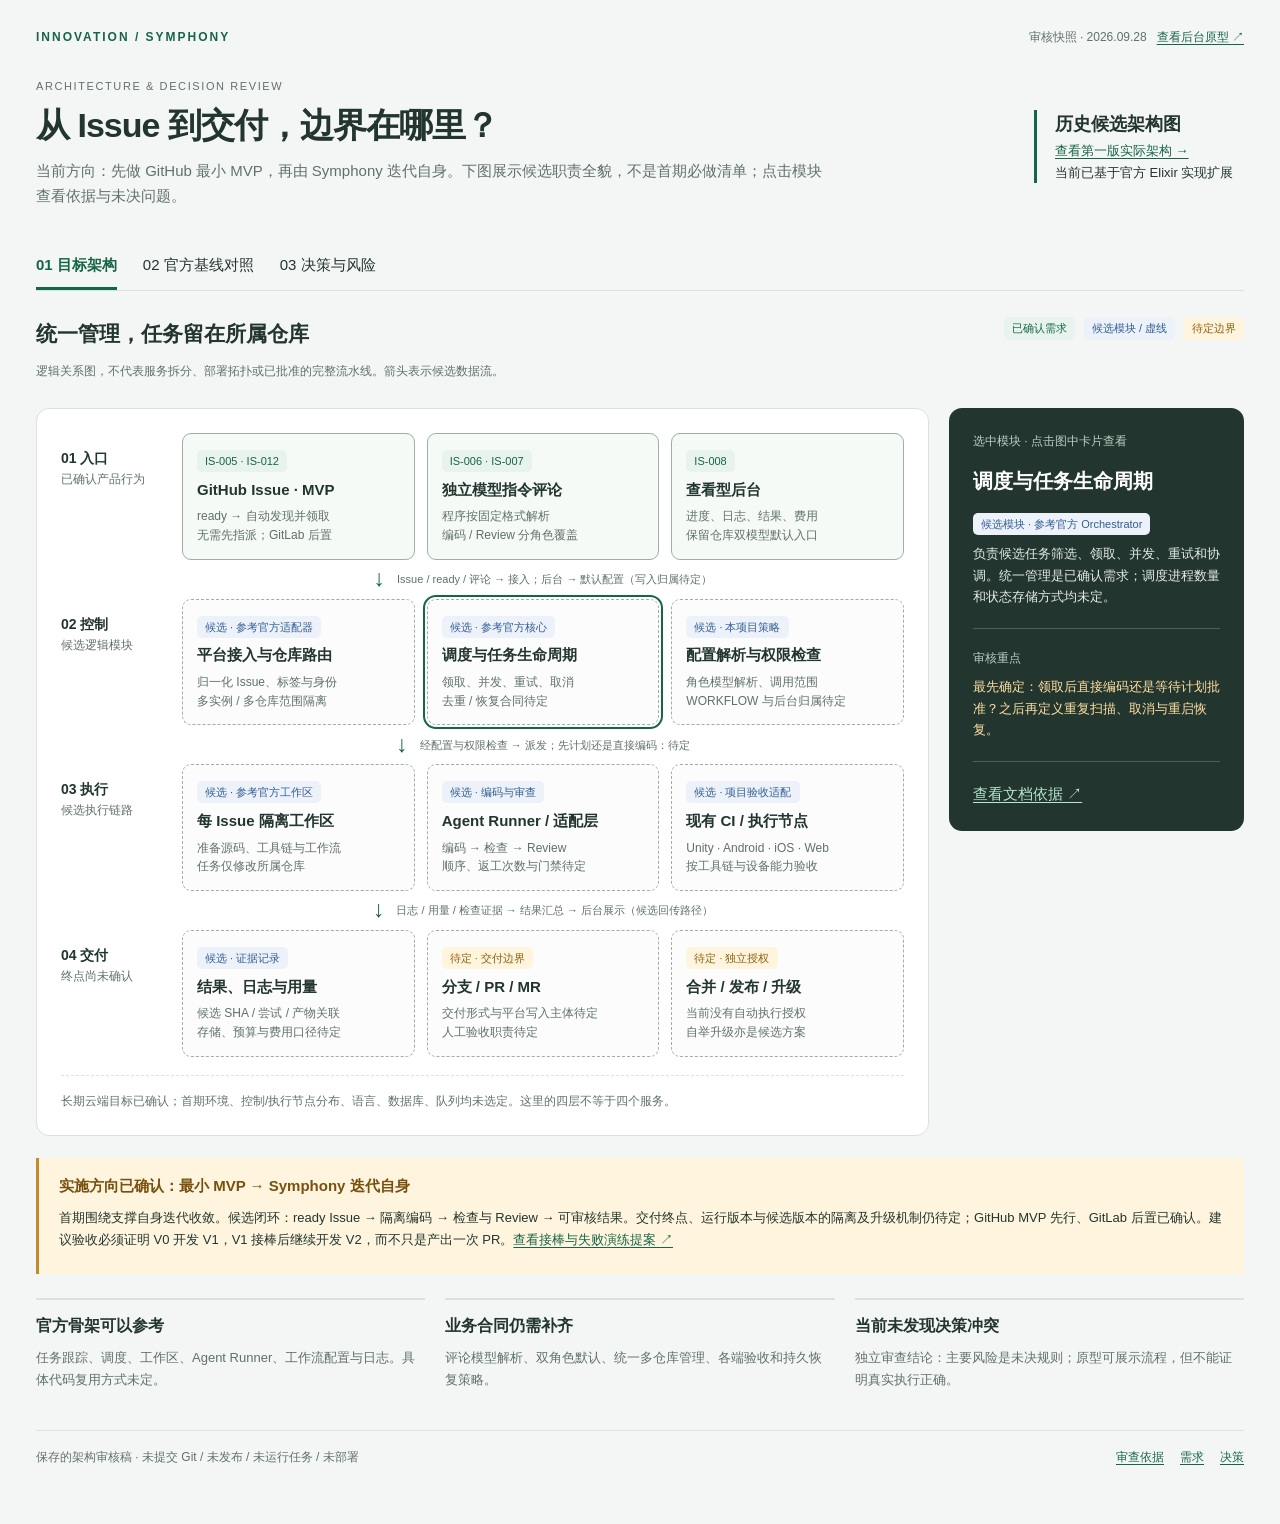
<file: prototypes/architecture-review.html>
<!doctype html>
<html lang="zh-CN">
<head>
<meta charset="utf-8"><meta name="viewport" content="width=device-width,initial-scale=1">
<title>innovation-symphony · 架构与决策审核</title>
<style>
:root{--bg:#f4f6f5;--paper:#fff;--ink:#22352e;--muted:#60716a;--line:#d9e2dc;--green:#176547;--pale:#e9f3ed;--amber:#91600e;--sand:#fff5df;--blue:#315d94}*{box-sizing:border-box}body{margin:0;background:var(--bg);color:var(--ink);font:15px/1.65 "Segoe UI","Microsoft YaHei",sans-serif}a{color:var(--green);text-underline-offset:3px}button{font:inherit;cursor:pointer;color:inherit}button:focus-visible,a:focus-visible,summary:focus-visible{outline:3px solid #579b80;outline-offset:4px}[hidden]{display:none!important}.wrap{max-width:1480px;padding:28px 36px 56px;margin:auto}.top{display:flex;justify-content:space-between;gap:20px;align-items:center;font-size:12px;color:var(--muted)}.brand{letter-spacing:2px;color:var(--green);font-weight:700}.hero{display:flex;gap:32px;justify-content:space-between;align-items:center;margin:29px 0 24px}h1{font-size:34px;letter-spacing:-1px;line-height:1.3;margin:8px 0 12px}h2{font-size:21px;margin:0 0 10px}h3{font-size:16px;margin:0 0 8px}p{margin:8px 0}.lead{color:var(--muted);max-width:790px}.snapshot{border-left:3px solid var(--green);padding-left:18px;min-width:210px;font-size:13px}.snapshot strong{display:block;font-size:18px}.eyebrow{font-size:11px;letter-spacing:1.6px;color:var(--muted)}.tabs{display:flex;border-bottom:1px solid var(--line);gap:26px;margin:26px 0}.tabs button{border:0;border-bottom:3px solid transparent;background:none;padding:10px 0}.tabs button[aria-selected=true]{border-color:var(--green);color:var(--green);font-weight:650}.section-head{display:flex;justify-content:space-between;gap:20px;align-items:start;margin-bottom:18px}.legend{display:flex;gap:9px;flex-wrap:wrap;font-size:12px}.badge{display:inline-block;padding:2px 8px;border-radius:5px;background:var(--pale);color:var(--green);font-size:11px;white-space:nowrap;font-weight:500}.badge.suggest{color:var(--blue);background:#edf2fa}.badge.pending{background:var(--sand);color:var(--amber)}.badge.official{background:#edf0f2;color:#53616b}.small{font-size:12px;color:var(--muted)}.layout{display:grid;grid-template-columns:minmax(0,1fr) 295px;gap:20px;align-items:start}.map{background:var(--paper);border:1px solid var(--line);border-radius:13px;padding:24px}.lane{display:grid;grid-template-columns:105px minmax(0,1fr);gap:16px}.lane-title{font-size:12px;padding-top:14px;color:var(--muted)}.lane-title b{display:block;color:var(--ink);font-size:14px}.nodes{display:grid;grid-template-columns:repeat(3,minmax(0,1fr));gap:12px}.node{position:relative;text-align:left;border:1px dashed #9eafa6;border-radius:9px;background:#fbfcfb;padding:14px;width:100%;min-height:112px}.node.confirmed{border-style:solid;background:#f5faf7}.node strong{display:block;font-size:15px;margin:5px 0}.node span.desc{display:block;color:var(--muted);font-size:12px;line-height:1.55}.node:hover{background:#edf5ef}.node[aria-pressed=true]{outline:2px solid var(--green);outline-offset:2px}.arrow{display:flex;justify-content:center;align-items:center;gap:12px;color:var(--muted);font-size:11px;height:39px;margin-left:121px}.arrow:before{content:'↓';font-size:23px;color:var(--green)}.boundary{border-top:1px dashed var(--line);padding-top:16px;margin-top:18px;font-size:12px;color:var(--muted)}.detail{background:var(--ink);color:#fff;border-radius:13px;padding:24px;position:sticky;top:18px}.detail .small{color:#bbcfc3}.detail h3{font-size:20px;margin:13px 0}.detail p{font-size:13px;color:#e3ece6}.detail a{color:#b6e6cc}.detail hr{border:0;border-top:1px solid #4b6155;margin:20px 0}.detail .question{color:#ffe0a3}.callout{background:var(--sand);border-left:3px solid #c28c2d;padding:16px 20px;margin-top:22px}.callout p{font-size:13px}.callout strong{color:#79500e}.summary-strip{display:grid;grid-template-columns:repeat(3,1fr);gap:20px;margin-top:24px}.summary-strip article{border-top:2px solid var(--line);padding-top:13px}.summary-strip p{font-size:13px;color:var(--muted)}.panel{background:var(--paper);border:1px solid var(--line);border-radius:12px;padding:24px;margin-bottom:20px}.official-flow{display:flex;gap:9px;align-items:stretch;margin:22px 0;flex-wrap:wrap}.official-flow div{flex:1;min-width:130px;border:1px solid var(--line);border-radius:7px;padding:13px;font-size:13px}.official-flow span{align-self:center;color:var(--muted)}.table-scroll{overflow-x:auto}table{width:100%;border-collapse:collapse;text-align:left;font-size:13px}th{color:var(--muted);font-weight:500;background:#f6f8f6}td,th{border-bottom:1px solid var(--line);padding:14px;vertical-align:top}td:first-child{min-width:130px;width:20%}.decision-grid{display:grid;grid-template-columns:repeat(2,minmax(0,1fr));gap:20px}.decision-grid ul{padding-left:20px;font-size:14px}.decision-grid li{margin:10px 0}details{border-top:1px solid var(--line);padding:15px 0}summary{cursor:pointer;font-size:15px;font-weight:600}details p{font-size:13px;color:var(--muted)}.footer{display:flex;justify-content:space-between;gap:20px;border-top:1px solid var(--line);margin-top:32px;padding-top:17px;font-size:12px;color:var(--muted)}.inline-links{display:flex;gap:16px;flex-wrap:wrap}
@media(max-width:1100px){.layout{grid-template-columns:1fr}.detail{position:static}.hero{align-items:start}.snapshot{min-width:170px}.wrap{padding:22px}.detail h3{margin:8px 0}.detail hr{margin:12px 0}}
@media(max-width:650px){.wrap{padding:18px 14px}.hero,.top,.section-head,.footer{display:block}.snapshot{margin-top:20px}h1{font-size:28px}.tabs{gap:19px;font-size:13px}.map{padding:16px}.lane{display:block}.lane-title{padding:0 0 10px}.lane-title b{display:inline;margin-right:8px}.nodes{grid-template-columns:1fr}.node{min-height:90px}.arrow{margin-left:0}.legend{margin-top:12px}.summary-strip,.decision-grid{grid-template-columns:1fr}.official-flow{flex-direction:column}.official-flow span{transform:rotate(90deg)}.panel{padding:18px}.top a{display:inline-block;margin-top:9px}.footer .inline-links{margin-top:12px}}
@media print{body{background:white}.wrap{padding:0}.tabs,.detail{display:none}.layout{display:block}[role=tabpanel][hidden]{display:block!important}.panel,.map,.callout{break-inside:avoid}button{cursor:default}.footer{display:none}}
</style>
</head>
<body><main class="wrap">
<header class="top"><span class="brand">INNOVATION / SYMPHONY</span><span>审核快照 · 2026.09.28 &nbsp; <a href="symphony-dashboard.html">查看后台原型 ↗</a></span></header>
<div class="hero"><div><div class="eyebrow">ARCHITECTURE & DECISION REVIEW</div><h1>从 Issue 到交付，边界在哪里？</h1><p class="lead">当前方向：先做 GitHub 最小 MVP，再由 Symphony 迭代自身。下图展示候选职责全貌，不是首期必做清单；点击模块查看依据与未决问题。</p></div><div class="snapshot"><strong>历史候选架构图</strong><a href="mvp-architecture.html">查看第一版实际架构 →</a><br>当前已基于官方 Elixir 实现扩展</div></div>
<nav class="tabs" role="tablist" aria-label="架构审核视图"><button role="tab" id="tab-map" aria-controls="view-map" aria-selected="true">01 目标架构</button><button role="tab" id="tab-baseline" aria-controls="view-baseline" aria-selected="false" tabindex="-1">02 官方基线对照</button><button role="tab" id="tab-decisions" aria-controls="view-decisions" aria-selected="false" tabindex="-1">03 决策与风险</button></nav>
<section id="view-map" role="tabpanel" aria-labelledby="tab-map">
<div class="section-head"><div><h2>统一管理，任务留在所属仓库</h2><p class="small">逻辑关系图，不代表服务拆分、部署拓扑或已批准的完整流水线。箭头表示候选数据流。</p></div><div class="legend"><span class="badge">已确认需求</span><span class="badge suggest">候选模块 / 虚线</span><span class="badge pending">待定边界</span></div></div>
<div class="layout"><div class="map" aria-label="候选架构图，从任务入口到控制、执行和交付">
<div class="lane"><div class="lane-title"><b>01 入口</b>已确认产品行为</div><div class="nodes">
<button class="node confirmed" data-node="issue" aria-pressed="false"><span class="badge">IS-005 · IS-012</span><strong>GitHub Issue · MVP</strong><span class="desc">ready → 自动发现并领取<br>无需先指派；GitLab 后置</span></button>
<button class="node confirmed" data-node="models" aria-pressed="false"><span class="badge">IS-006 · IS-007</span><strong>独立模型指令评论</strong><span class="desc">程序按固定格式解析<br>编码 / Review 分角色覆盖</span></button>
<button class="node confirmed" data-node="dashboard" aria-pressed="false"><span class="badge">IS-008</span><strong>查看型后台</strong><span class="desc">进度、日志、结果、费用<br>保留仓库双模型默认入口</span></button>
</div></div>
<div class="arrow">Issue / ready / 评论 → 接入；后台 → 默认配置（写入归属待定）</div>
<div class="lane"><div class="lane-title"><b>02 控制</b>候选逻辑模块</div><div class="nodes">
<button class="node" data-node="adapter" aria-pressed="false"><span class="badge suggest">候选 · 参考官方适配器</span><strong>平台接入与仓库路由</strong><span class="desc">归一化 Issue、标签与身份<br>多实例 / 多仓库范围隔离</span></button>
<button class="node" data-node="orchestrator" aria-pressed="true"><span class="badge suggest">候选 · 参考官方核心</span><strong>调度与任务生命周期</strong><span class="desc">领取、并发、重试、取消<br>去重 / 恢复合同待定</span></button>
<button class="node" data-node="policy" aria-pressed="false"><span class="badge suggest">候选 · 本项目策略</span><strong>配置解析与权限检查</strong><span class="desc">角色模型解析、调用范围<br>WORKFLOW 与后台归属待定</span></button>
</div></div>
<div class="arrow">经配置与权限检查 → 派发；先计划还是直接编码：待定</div>
<div class="lane"><div class="lane-title"><b>03 执行</b>候选执行链路</div><div class="nodes">
<button class="node" data-node="workspace" aria-pressed="false"><span class="badge suggest">候选 · 参考官方工作区</span><strong>每 Issue 隔离工作区</strong><span class="desc">准备源码、工具链与工作流<br>任务仅修改所属仓库</span></button>
<button class="node" data-node="agents" aria-pressed="false"><span class="badge suggest">候选 · 编码与审查</span><strong>Agent Runner / 适配层</strong><span class="desc">编码 → 检查 → Review<br>顺序、返工次数与门禁待定</span></button>
<button class="node" data-node="execution" aria-pressed="false"><span class="badge suggest">候选 · 项目验收适配</span><strong>现有 CI / 执行节点</strong><span class="desc">Unity · Android · iOS · Web<br>按工具链与设备能力验收</span></button>
</div></div>
<div class="arrow">日志 / 用量 / 检查证据 → 结果汇总 → 后台展示（候选回传路径）</div>
<div class="lane"><div class="lane-title"><b>04 交付</b>终点尚未确认</div><div class="nodes">
<button class="node" data-node="evidence" aria-pressed="false"><span class="badge suggest">候选 · 证据记录</span><strong>结果、日志与用量</strong><span class="desc">候选 SHA / 尝试 / 产物关联<br>存储、预算与费用口径待定</span></button>
<button class="node" data-node="handoff" aria-pressed="false"><span class="badge pending">待定 · 交付边界</span><strong>分支 / PR / MR</strong><span class="desc">交付形式与平台写入主体待定<br>人工验收职责待定</span></button>
<button class="node" data-node="release" aria-pressed="false"><span class="badge pending">待定 · 独立授权</span><strong>合并 / 发布 / 升级</strong><span class="desc">当前没有自动执行授权<br>自举升级亦是候选方案</span></button>
</div></div>
<div class="boundary">长期云端目标已确认；首期环境、控制/执行节点分布、语言、数据库、队列均未选定。这里的四层不等于四个服务。</div>
</div><aside class="detail" aria-live="polite" aria-atomic="true"><div class="small">选中模块 · 点击图中卡片查看</div><h3 id="detail-title"></h3><span id="detail-status" class="badge suggest"></span><p id="detail-body"></p><hr><div class="small">审核重点</div><p id="detail-question" class="question"></p><hr><a id="detail-source" href="../docs/DESIGN_PROPOSAL.md">查看文档依据 ↗</a></aside></div>
<div class="callout"><strong>实施方向已确认：最小 MVP → Symphony 迭代自身</strong><p>首期围绕支撑自身迭代收敛。候选闭环：ready Issue → 隔离编码 → 检查与 Review → 可审核结果。交付终点、运行版本与候选版本的隔离及升级机制仍待定；GitHub MVP 先行、GitLab 后置已确认。建议验收必须证明 V0 开发 V1，V1 接棒后继续开发 V2，而不只是产出一次 PR。<a href="../docs/SELF_ITERATION_MVP.md">查看接棒与失败演练提案 ↗</a></p></div>
<div class="summary-strip"><article><h3>官方骨架可以参考</h3><p>任务跟踪、调度、工作区、Agent Runner、工作流配置与日志。具体代码复用方式未定。</p></article><article><h3>业务合同仍需补齐</h3><p>评论模型解析、双角色默认、统一多仓库管理、各端验收和持久恢复策略。</p></article><article><h3>当前未发现决策冲突</h3><p>独立审查结论：主要风险是未决规则；原型可展示流程，但不能证明真实执行正确。</p></article></div>
</section>
<section id="view-baseline" role="tabpanel" aria-labelledby="tab-baseline" hidden>
<div class="section-head"><div><h2>官方提供调度骨架，本项目定义业务规则</h2><p class="small">后续已固定官方提交 be10a1b 并导入 Elixir；本页保留早期候选设计，当前实现见第一版实际架构。参考实现有 GitHub / GitLab，不能当成待从零开发的功能。</p></div><span class="badge official">IS-010 · 用户指定来源</span></div>
<div class="panel"><h3>官方主链路 · 精简示意</h3><p class="small">WORKFLOW.md → Loader / Config 为运行提供策略；下方显示候选任务到会话的主要方向。</p><div class="official-flow"><div>Tracker Adapter<br><b>读取候选任务</b></div><span>→</span><div>Orchestrator<br><b>派发与协调</b></div><span>→</span><div>Workspace Manager<br><b>Issue 工作区</b></div><span>→</span><div>Agent Runner<br><b>Codex app-server</b></div><span>→</span><div>日志 / 状态<br><b>运行可观测性</b></div></div><p class="small">参考：<a href="https://github.com/openai/symphony/blob/main/SPEC.md#3-system-overview" target="_blank" rel="noopener">官方 SPEC §3</a>。工作流与 Agent 工具承担具体交付动作；该示意不表示调度器内置完整业务交付流水线。</p></div>
<div class="panel table-scroll"><table><thead><tr><th>审核主题</th><th>官方基线</th><th>本项目约束 / 差异</th><th>当前判断</th></tr></thead><tbody>
<tr><td>GitHub + GitLab</td><td>参考实现已包含两种适配器。</td><td>MVP 先 GitHub，GitLab 后置；具体仓库与权限待定。</td><td><span class="badge suggest">先评估复用</span></td></tr>
<tr><td>ready 标签</td><td>required_labels 约束派发及继续执行。</td><td>已确认启动门槛；移除/重加及状态维护规则待定。</td><td><span class="badge pending">不能直接照搬</span></td></tr>
<tr><td>运行恢复</td><td>规范不强制数据库；参考实现 blocked 在内存中。</td><td>需要决定重启后如何处理等待人工确认、领取与重复派发。</td><td><span class="badge pending">恢复合同待定</span></td></tr>
<tr><td>配置归属</td><td>WORKFLOW.md 承载工作流与运行配置。</td><td>后台仓库默认与评论角色覆盖已确认；唯一写入归属待定。</td><td><span class="badge pending">避免配置冲突</span></td></tr>
<tr><td>统一多仓库</td><td>配置选择 tracker 与 scope；需保持身份唯一。</td><td>统一管理，各仓库独立。跨实例 Issue 编号不能直接当全局键。</td><td><span class="badge suggest">路由与隔离扩展</span></td></tr>
<tr><td>平台写入</td><td>Agent 可经宿主凭据调用平台原生工具。</td><td>仓库范围、标签写入主体、PR/MR 和合并权限需收敛。</td><td><span class="badge pending">令牌权限不等于产品范围</span></td></tr>
<tr><td>实现方式</td><td>官方有语言无关规范与 Elixir 参考实现。</td><td>尚未选择采用、fork 或按规范另行实现；不强制 Elixir。</td><td><span class="badge pending">技术栈未定</span></td></tr>
</tbody></table></div>
<p class="small">来源：<a href="https://github.com/openai/symphony" target="_blank" rel="noopener">官方项目</a> · <a href="https://github.com/openai/symphony/blob/main/SPEC.md" target="_blank" rel="noopener">SPEC §2–5、§13</a> · <a href="https://github.com/openai/symphony/blob/main/elixir/README.md" target="_blank" rel="noopener">参考实现与适配器说明</a>。本地分析：<a href="../docs/ARCHITECTURE_REVIEW.md">架构审核快照</a>。</p>
</section>
<section id="view-decisions" role="tabpanel" aria-labelledby="tab-decisions" hidden>
<h2>先确认行为边界，再决定如何实现</h2><p class="lead">已确认项继续保留。下面的风险是待闭合合同，不是已经发生的运行故障；本页交互不会批准或保存任何产品决定。</p>
<div class="decision-grid"><div class="panel"><span class="badge">已确认 · IS-001 至 IS-012</span><ul><li>独立框架统一管理多仓库；一个 Issue 只处理所属仓库。</li><li>MVP 先实现 GitHub，随后迭代自身；GitLab 后置。</li><li>自动发现并领取 ready Issue，无需先指派。</li><li>独立评论由程序解析模型；按角色覆盖仓库默认。</li><li>标签承担基本状态和 ready 启动门槛，不选择模型。</li><li>查看型后台保留编码 / Review 两个默认模型入口。</li><li>长期云端；逐步讨论；官方 Symphony 是原型来源。</li><li>先最小 MVP，再由 Symphony 迭代本项目。</li></ul><a href="../docs/DECISIONS.md">完整决定与历史替代关系 ↗</a></div>
<div class="panel"><span class="badge pending">待定 · 不能当实现默认值</span><ul><li>领取后是否先计划并等待人工确认。</li><li>交付到分支、Draft PR/MR 或哪一个人工交接点。</li><li>ready 移除/重加、重复扫描、取消和重启恢复。</li><li>谁能派发、选模型、改默认；允许哪些提供商。</li><li>评论语法、冲突、编辑与运行中变更。</li><li>云端拓扑、语言、存储、节点、现有 CI 与设备。</li><li>业务验收、返工预算、费用与日志产物保留。</li><li>MVP 完成标准，以及自举安装、升级与回退流程。</li></ul><a href="../docs/OPEN_QUESTIONS.md">当前待讨论清单 ↗</a></div></div>
<div class="panel"><h3>审查发现 · 按对流程的影响排序</h3>
<details open><summary>01 · ready 后的执行门禁未定</summary><p>直接编码与先计划后确认会产生不同状态和授权记录。MVP 平台分期确认后，继续讨论这一项。依据：OPEN_QUESTIONS 第 1 项。</p></details>
<details><summary>02 · 标签与重启恢复可能改变任务行为</summary><p>若照搬官方 required_labels，领取时移除 ready 可能使任务不再符合继续执行条件；若只保留内存 blocked，重启可能重新发现该任务。需要明确合同后再决定实现。依据：官方 SPEC §5.3.1、参考实现 How it works；本地 ISSUE_PROTOCOL。</p></details>
<details><summary>03 · Review、业务验收与发布是不同关口</summary><p>代码审查通过不证明 Unity/AR/移动端真机验收通过。候选 SHA、检查证据与审查结论建议绑定；自动返工、合并和发布均保持待定。依据：DESIGN_PROPOSAL 的各端接入与验收、OPEN_QUESTIONS 第 2、7 项。</p></details>
<details><summary>04 · 后台与仓库工作流需避免两套配置真源</summary><p>按角色评论覆盖默认的规则已确认，但默认配置存储位置、WORKFLOW.md 的关系和在途任务生效时间未定。需要一个明确的写入和版本合同。依据：REQUIREMENTS 模型配置、ISSUE_PROTOCOL 解析边界；官方 SPEC §5。</p></details>
<details><summary>05 · 多仓库不等于多服务，也不等于跨仓库权限</summary><p>建议先保持清晰模块，评估已有 CI 与官方适配器；统一路由需要区分平台实例、仓库与 Issue。平台工具的凭据能力不应自然扩大单仓库任务范围。依据：IS-002 与 DESIGN_PROPOSAL；官方参考实现适配器说明。</p></details>
</div><div class="callout"><strong>建议本次只确认一个关键问题</strong><p>MVP 是否先自动编码、检查、Review 并提交 PR，由你确认合并和升级？这是建议，尚未批准；ready 后是否先确认计划仍是另一项待定问题。</p></div>
</section>
<footer class="footer"><span>保存的架构审核稿 · 未提交 Git / 未发布 / 未运行任务 / 未部署</span><div class="inline-links"><a href="../docs/ARCHITECTURE_REVIEW.md">审查依据</a><a href="../docs/REQUIREMENTS.md">需求</a><a href="../docs/DECISIONS.md">决策</a></div></footer>
</main>
<script>
const details={
issue:['GitHub Issue · MVP','已确认需求 · IS-005 / 012','MVP 先实现 GitHub，GitLab 后置。用户写 Issue，可先发独立模型评论，再添加 ready；机器人自动发现、领取，无需先指派。','ready 谁能添加？移除后是否停止？领取后是否需要计划确认？','ISSUE_PROTOCOL.md'],
models:['独立模型指令评论','已确认需求 · IS-006 / 007','程序确定性解析；用户指定编码或 Review 角色时优先，未指定的角色沿用仓库默认。普通讨论不靠大模型猜测为配置。','具体语法、多评论合并、编辑/删除、生效时点与模型可用性规则待定。','ISSUE_PROTOCOL.md'],
dashboard:['查看型后台','已确认需求 · IS-008','查看仓库、进度、日志、结果与费用，保留按仓库设置两种默认模型的入口。目前仅演示数据。','后台配置写在哪里？费用如何核算？谁能改默认值？日志保留多久？','REQUIREMENTS.md'],
adapter:['平台接入与仓库路由','候选模块 · 官方已有双平台参考','GitHub / GitLab 适配器先评估复用。统一管理层需要区分平台实例、仓库及 Issue，保持各仓库任务独立。','身份键、作用域校验与状态写入主体未定。原生工具令牌能访问的范围不等于本任务获准范围。','DESIGN_PROPOSAL.md'],
orchestrator:['调度与任务生命周期','候选模块 · 参考官方 Orchestrator','负责候选任务筛选、领取、并发、重试和协调。统一管理是已确认需求；调度进程数量和状态存储方式均未定。','最先确定：领取后直接编码还是等待计划批准？之后再定义重复扫描、取消与重启恢复。','OPEN_QUESTIONS.md'],
policy:['配置解析与权限检查','候选模块 · 产品策略待细化','按角色解析评论覆盖与仓库默认；候选设计会把模型使用范围及执行许可纳入派发检查。','WORKFLOW.md 与后台默认的唯一写入归属是什么？运行中修改何时生效？公司代码可发给哪些提供商？','ISSUE_PROTOCOL.md'],
workspace:['每 Issue 隔离工作区','候选模块 · 单仓库范围已确认','参考官方 Workspace Manager，按 Issue 准备源码和生命周期钩子。目录隔离不能单独证明完整安全沙箱。','跨仓库命名、清理时机、工作区复用与沙箱策略待定；不把旧项目路径或容器当成现有节点。','DESIGN_PROPOSAL.md'],
agents:['Agent Runner / 适配层','候选模块 · 双角色配置已确认','编码与 Review 各用解析出的角色模型。官方 app-server 链路可参考；独立 Review、检查与有限返工是候选流程。','多提供商如何接入？审查独立性、失败行为、返工预算与授权由谁控制？','DESIGN_PROPOSAL.md'],
execution:['现有 CI / 执行节点','候选模块 · 多端验收','建议优先复用现有 CI，按项目所需 OS、SDK、Unity / Xcode、设备和许可证选择执行环境。','首期节点放哪里？哪些证据可自动取得，哪些需人工真机验收？尚未批准分布式节点协议。','DESIGN_PROPOSAL.md'],
evidence:['结果、日志与用量','候选模块 · 展示需求已确认','候选方案把执行尝试、候选 SHA、工具链版本和产物关联，支持追溯。token 用量不直接等于实际账单。','恢复状态、审计与产物保留如何持久化？费用包含模型、构建还是设备资源？','OPEN_QUESTIONS.md'],
handoff:['分支 / PR / MR','待定 · 第一版交付终点','候选结果可通过平台交接，但尚未确定只留分支、创建 Draft PR/MR，或审查后等待人工合并。','哪个动作代表一次任务结束？谁做业务验收？谁能写平台状态和创建交付对象？','OPEN_QUESTIONS.md'],
release:['合并 / 发布 / 升级','待定 · 独立授权边界','当前文档与原型工作没有授予真实派发、合并、生产发布或云端部署权限。MVP 后迭代自身的方向已确认；稳定版调度候选版及升级方式仍是建议。','发布与升级需怎样验收和授权？正式队列、候选环境与状态回滚如何隔离？','DESIGN_PROPOSAL.md']};
function selectNode(key){const d=details[key];document.getElementById('detail-title').textContent=d[0];document.getElementById('detail-status').textContent=d[1];document.getElementById('detail-body').textContent=d[2];document.getElementById('detail-question').textContent=d[3];document.getElementById('detail-source').href='../docs/'+d[4];document.querySelectorAll('[data-node]').forEach(b=>b.setAttribute('aria-pressed',String(b.dataset.node===key)))}
document.querySelectorAll('[data-node]').forEach(b=>b.addEventListener('click',()=>selectNode(b.dataset.node)));
const tabs=[...document.querySelectorAll('[role=tab]')];function activate(tab){tabs.forEach(b=>{const active=b===tab;b.setAttribute('aria-selected',String(active));b.tabIndex=active?0:-1;document.getElementById(b.getAttribute('aria-controls')).hidden=!active})}
tabs.forEach((tab,i)=>{tab.addEventListener('click',()=>activate(tab));tab.addEventListener('keydown',e=>{let n;if(e.key==='ArrowRight')n=(i+1)%tabs.length;else if(e.key==='ArrowLeft')n=(i+tabs.length-1)%tabs.length;else if(e.key==='Home')n=0;else if(e.key==='End')n=tabs.length-1;else return;e.preventDefault();activate(tabs[n]);tabs[n].focus()})});selectNode('orchestrator');
</script></body></html>
</file>
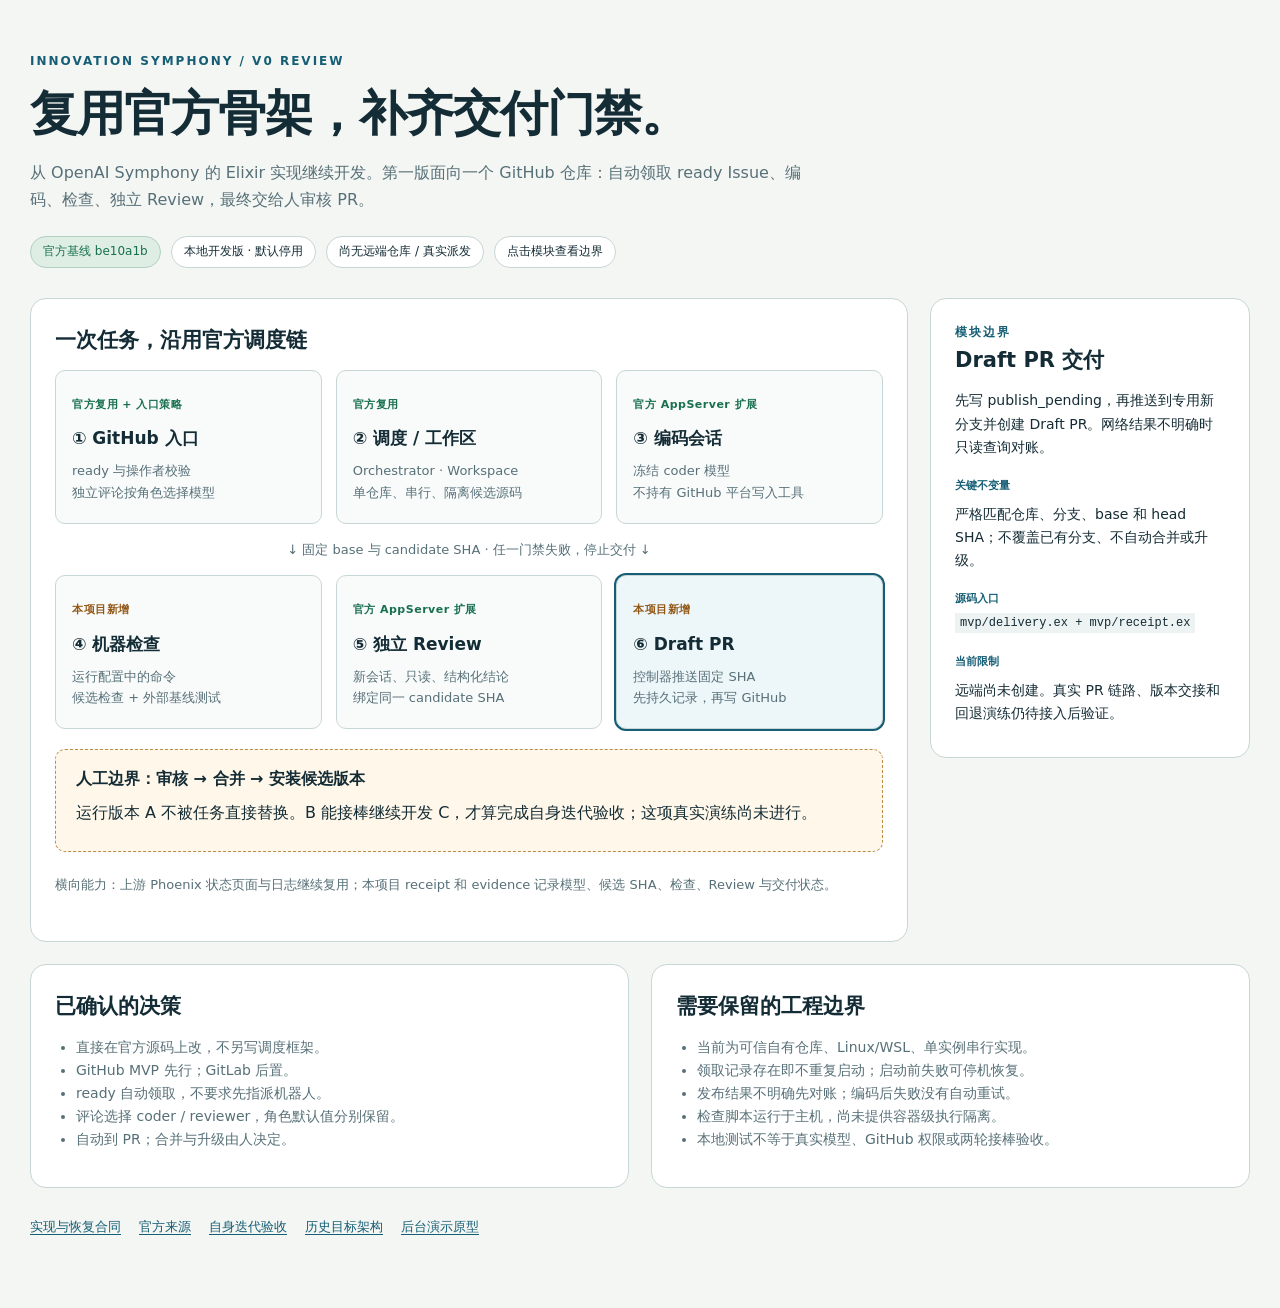
<file: prototypes/mvp-architecture.html>
<!doctype html>
<html lang="zh-CN"><head><meta charset="utf-8"><meta name="viewport" content="width=device-width,initial-scale=1"><title>Symphony · 第一版架构审核</title><style>
:root{color-scheme:light;--ink:#142c35;--muted:#577078;--line:#c7d6d6;--blue:#155e75;--green:#18704f;--bg:#f4f6f3}*{box-sizing:border-box}body{margin:0;background:var(--bg);color:var(--ink);font:16px/1.65 system-ui,"Microsoft Yahei",sans-serif}main{max-width:1320px;margin:auto;padding:52px 30px 70px}.eyebrow{font-size:12px;letter-spacing:2px;color:var(--blue);font-weight:750}h1{font-size:clamp(28px,4vw,48px);line-height:1.2;margin:13px 0 18px;letter-spacing:-1px}h2{font-size:21px;margin:0 0 12px}p{margin:8px 0}.lead{max-width:780px;color:var(--muted)}.meta{display:flex;gap:10px;flex-wrap:wrap;margin:23px 0 30px}.chip{font-size:12px;border:1px solid var(--line);padding:5px 12px;border-radius:99px;background:white}.chip.ok{background:#deeee5;border-color:#b1d1c0;color:var(--green)}.layout{display:grid;grid-template-columns:minmax(0,1fr) 320px;gap:22px}.flow,.detail,.panel{background:#fff;border:1px solid var(--line);border-radius:16px;padding:24px}.row{display:grid;grid-template-columns:repeat(3,minmax(0,1fr));gap:14px}.node{font:inherit;text-align:left;border:1px solid var(--line);background:#f9fbfb;border-radius:10px;padding:16px;cursor:pointer;color:var(--ink);min-height:154px;transition:.15s}.node:hover{transform:translateY(-2px);border-color:var(--blue)}.node[aria-pressed=true]{box-shadow:0 0 0 2px var(--blue);background:#edf6f9}.node b{display:block;font-size:17px;margin:8px 0}.node small{display:block;color:var(--muted);font-size:13px}.tag{font-size:11px;font-weight:750;letter-spacing:.5px;color:var(--green)}.tag.ext{color:#925715}.arrow{padding:15px 0;color:var(--muted);font-size:13px;text-align:center}.stop{margin-top:20px;padding:16px 20px;border:1px dashed #ba8c45;background:#fff8ea;border-radius:10px}.detail{align-self:start;position:sticky;top:18px}.detail p{font-size:14px}.detail .label{font-size:11px;font-weight:bold;color:var(--blue);margin-top:18px}.detail code{overflow-wrap:anywhere;font-size:12px;background:#edf2f2;padding:3px 5px}a{color:var(--blue);text-underline-offset:3px}.bottom{display:grid;grid-template-columns:1fr 1fr;gap:22px;margin-top:22px}.panel p,.panel li{font-size:14px;color:var(--muted)}ul{padding-left:21px;margin:12px 0}.note{font-size:13px;color:var(--muted);margin:22px 0}.footer{margin-top:28px;display:flex;flex-wrap:wrap;gap:18px;font-size:13px}button:focus-visible,a:focus-visible{outline:3px solid #e7a439;outline-offset:4px}@media(max-width:960px){.layout{grid-template-columns:1fr}.detail{position:static}.bottom{grid-template-columns:1fr}}@media(max-width:600px){main{padding:28px 16px}.row{grid-template-columns:1fr}.node{min-height:0}.flow,.detail,.panel{padding:18px}}
</style></head><body><main>
<div class="eyebrow">INNOVATION SYMPHONY / V0 REVIEW</div><h1>复用官方骨架，补齐交付门禁。</h1><p class="lead">从 OpenAI Symphony 的 Elixir 实现继续开发。第一版面向一个 GitHub 仓库：自动领取 ready Issue、编码、检查、独立 Review，最终交给人审核 PR。</p>
<div class="meta"><span class="chip ok">官方基线 be10a1b</span><span class="chip">本地开发版 · 默认停用</span><span class="chip">尚无远端仓库 / 真实派发</span><span class="chip">点击模块查看边界</span></div>
<div class="layout"><section class="flow" aria-label="第一版实际架构"><h2>一次任务，沿用官方调度链</h2><div class="row">
<button class="node" data-id="github" aria-pressed="false"><span class="tag">官方复用 + 入口策略</span><b>① GitHub 入口</b><small>ready 与操作者校验<br>独立评论按角色选择模型</small></button>
<button class="node" data-id="orchestrator" aria-pressed="false"><span class="tag">官方复用</span><b>② 调度 / 工作区</b><small>Orchestrator · Workspace<br>单仓库、串行、隔离候选源码</small></button>
<button class="node" data-id="coder" aria-pressed="false"><span class="tag">官方 AppServer 扩展</span><b>③ 编码会话</b><small>冻结 coder 模型<br>不持有 GitHub 平台写入工具</small></button>
</div><div class="arrow">↓ 固定 base 与 candidate SHA · 任一门禁失败，停止交付 ↓</div><div class="row">
<button class="node" data-id="checks" aria-pressed="false"><span class="tag ext">本项目新增</span><b>④ 机器检查</b><small>运行配置中的命令<br>候选检查 + 外部基线测试</small></button>
<button class="node" data-id="review" aria-pressed="false"><span class="tag">官方 AppServer 扩展</span><b>⑤ 独立 Review</b><small>新会话、只读、结构化结论<br>绑定同一 candidate SHA</small></button>
<button class="node" data-id="delivery" aria-pressed="true"><span class="tag ext">本项目新增</span><b>⑥ Draft PR</b><small>控制器推送固定 SHA<br>先持久记录，再写 GitHub</small></button>
</div><div class="stop"><b>人工边界：审核 → 合并 → 安装候选版本</b><p>运行版本 A 不被任务直接替换。B 能接棒继续开发 C，才算完成自身迭代验收；这项真实演练尚未进行。</p></div><p class="note">横向能力：上游 Phoenix 状态页面与日志继续复用；本项目 receipt 和 evidence 记录模型、候选 SHA、检查、Review 与交付状态。</p></section>
<aside class="detail" aria-live="polite"><div class="eyebrow">模块边界</div><h2 id="detail-title">Draft PR 交付</h2><p id="detail-text"></p><div class="label">关键不变量</div><p id="detail-rule"></p><div class="label">源码入口</div><code id="detail-source"></code><div class="label">当前限制</div><p id="detail-limit"></p></aside></div>
<div class="bottom"><section class="panel"><h2>已确认的决策</h2><ul><li>直接在官方源码上改，不另写调度框架。</li><li>GitHub MVP 先行；GitLab 后置。</li><li>ready 自动领取，不要求先指派机器人。</li><li>评论选择 coder / reviewer，角色默认值分别保留。</li><li>自动到 PR；合并与升级由人决定。</li></ul></section><section class="panel"><h2>需要保留的工程边界</h2><ul><li>当前为可信自有仓库、Linux/WSL、单实例串行实现。</li><li>领取记录存在即不重复启动；启动前失败可停机恢复。</li><li>发布结果不明确先对账；编码后失败没有自动重试。</li><li>检查脚本运行于主机，尚未提供容器级执行隔离。</li><li>本地测试不等于真实模型、GitHub 权限或两轮接棒验收。</li></ul></section></div>
<div class="footer"><a href="../docs/IMPLEMENTATION_V0.md">实现与恢复合同</a><a href="../docs/UPSTREAM.md">官方来源</a><a href="../docs/SELF_ITERATION_MVP.md">自身迭代验收</a><a href="architecture-review.html">历史目标架构</a><a href="symphony-dashboard.html">后台演示原型</a></div>
</main><script>
const details={
github:['GitHub 入口','继续使用官方 GitHub Client 轮询与分页；本项目只补 ready 操作者白名单和固定格式模型评论。','非白名单模型、无效授权评论或读取失败均停止；模型选择在任务开始时固定。','github/client.ex + mvp/intake.ex','首次启用会处理获准的存量 ready；标签自动维护尚未实现。'],
orchestrator:['调度与工作区','直接复用官方 Orchestrator 和 Workspace 生命周期。在原有候选筛选处检查持久 receipt。','任务只能进入该仓库工作区。相同状态目录中的同一 Issue 只能领取一次。','orchestrator.ex + workspace.ex + mvp/receipt.ex','单实例串行；不支持多机使用不同状态目录抢占同一队列。'],
coder:['编码会话','继续用官方 Codex AppServer。扩展参数指定固定模型，并关闭 tracker 动态工具。','编码只修改候选目录；提交、推送和发布由控制器完成。','codex/app_server.ex + mvp/executor.ex','真实模型可用性尚未验证；源码沙箱不等于完整执行基础设施隔离。'],
checks:['机器检查','控制器生成候选提交，执行配置中的 argv。示例把旧版测试与构建配置复制到独立临时目录，验证候选 lib。','基线与候选 SHA 在检查和 Review 前后保持一致；失败不进入发布。','mvp/executor.ex + scripts/check_baseline.py','测试会执行项目代码，仅限可信仓库；依赖安全与生产隔离仍需处理。'],
review:['独立 Review','另启 AppServer 会话，固定 reviewer 模型、只读权限；用 JSON schema 收集 approved 和 summary。','只有明确批准且候选未变化，控制器才继续。Review 不替代机器检查。','codex/app_server.ex + mvp/executor.ex','一次 Review，暂不自动返工；真实审查质量仍需试点验收。'],
delivery:['Draft PR 交付','先写 publish_pending，再推送到专用新分支并创建 Draft PR。网络结果不明确时只读查询对账。','严格匹配仓库、分支、base 和 head SHA；不覆盖已有分支、不自动合并或升级。','mvp/delivery.ex + mvp/receipt.ex','远端尚未创建。真实 PR 链路、版本交接和回退演练仍待接入后验证。']};
function select(id){const d=details[id];['title','text','rule','source','limit'].forEach((key,i)=>document.getElementById('detail-'+key).textContent=d[i]);document.querySelectorAll('.node').forEach(b=>b.setAttribute('aria-pressed',String(b.dataset.id===id)));}
document.querySelectorAll('.node').forEach(b=>b.addEventListener('click',()=>select(b.dataset.id)));select('delivery');
</script></body></html>
</file>
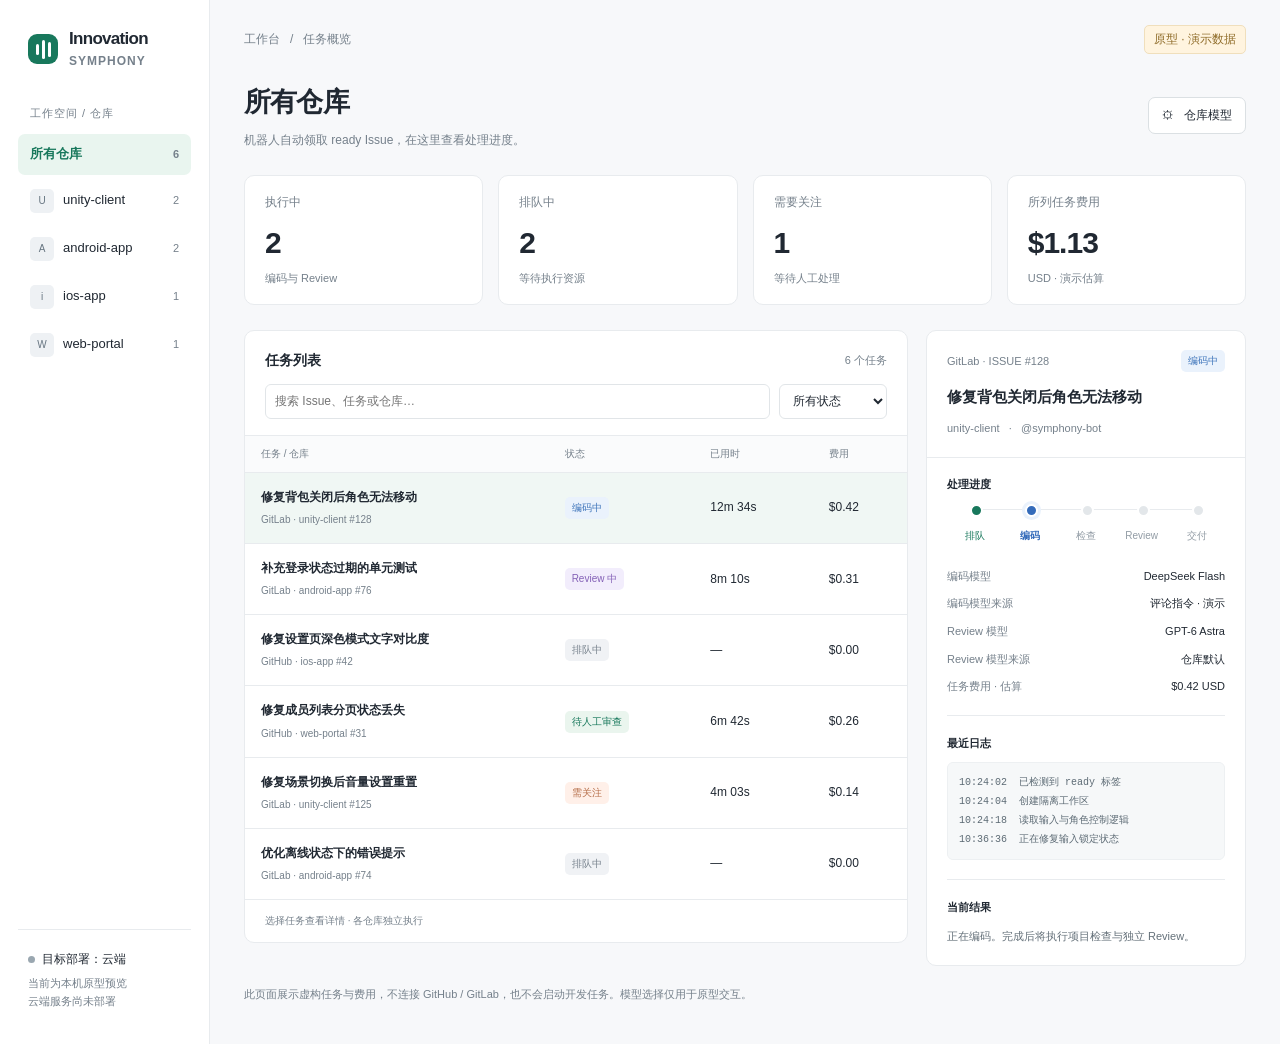
<file: prototypes/symphony-dashboard.html>
<!doctype html>
<html lang="zh-CN">
<head>
<meta charset="utf-8"><meta name="viewport" content="width=device-width,initial-scale=1">
<title>innovation-symphony · 工作台原型</title>
<style>
:root{--bg:#f7f8fa;--ink:#202832;--muted:#75808b;--line:#e8ebee;--green:#18785c;--pale:#e9f5ef;--blue:#346bba}*{box-sizing:border-box}body{margin:0;background:var(--bg);color:var(--ink);font:14px/1.6 -apple-system,BlinkMacSystemFont,"Segoe UI","Microsoft YaHei",sans-serif}button,input,select{font:inherit}button{cursor:pointer}button:focus-visible,input:focus-visible,select:focus-visible{outline:3px solid #8dc7b1;outline-offset:3px}button{color:inherit}a{color:var(--green)}.shell{display:grid;grid-template-columns:210px minmax(0,1fr);min-height:100vh}.sidebar{background:#fff;border-right:1px solid var(--line);padding:28px 18px;display:flex;flex-direction:column;gap:34px}.brand{display:flex;gap:11px;align-items:center;font-size:21px;font-weight:650;letter-spacing:-.7px;padding:0 10px}.mark{width:30px;height:30px;background:var(--green);border-radius:9px;display:flex;align-items:center;justify-content:center;gap:3px}.mark i{display:block;background:white;width:3px;border-radius:2px;height:11px}.mark i:nth-child(2){height:19px}.mark i:nth-child(3){height:15px}.label{color:var(--muted);font-size:11px;letter-spacing:1px;margin:0 12px 12px;text-transform:uppercase}.nav{border:0;background:none;display:flex;align-items:center;justify-content:space-between;width:100%;text-align:left;border-radius:7px;padding:10px 12px;margin-bottom:4px;font-size:13px}.nav.active{color:var(--green);background:var(--pale);font-weight:600}.nav:hover{background:#f1f5f3}.nav small{color:var(--muted);font-size:11px}.repo-name{display:flex;align-items:center;gap:9px}.square{font-size:10px;background:#eef1f4;color:#677581;width:24px;height:24px;display:grid;place-items:center;border-radius:5px}.node{margin-top:auto;border-top:1px solid var(--line);padding:20px 10px 0;font-size:12px}.node p{margin:6px 0;color:var(--muted);font-size:11px}.dot{display:inline-block;width:7px;height:7px;border-radius:50%;background:#26946e;margin-right:7px}.main{min-width:0;padding:25px 34px 30px}.top{display:flex;justify-content:space-between;align-items:center;color:var(--muted);font-size:12px;padding-bottom:27px}.demo{padding:4px 9px;background:#fff4df;border:1px solid #f0dfbc;color:#8f6c29;border-radius:5px}.heading{display:flex;align-items:center;justify-content:space-between;gap:15px;margin-bottom:24px}h1{font-size:27px;letter-spacing:-.8px;margin:0;font-weight:650}.subtitle{color:var(--muted);font-size:12px;margin:7px 0 0}.btn{border:1px solid #dbe0e3;border-radius:7px;background:#fff;padding:8px 13px;white-space:nowrap;font-size:12px}.btn:hover{background:#f4f7f6}.btn.primary{background:var(--green);border-color:var(--green);color:#fff}.stats{display:grid;grid-template-columns:repeat(4,1fr);gap:15px;margin-bottom:25px}.stat{background:#fff;border:1px solid var(--line);border-radius:10px;padding:17px 20px}.stat .key{font-size:12px;color:var(--muted)}.stat .value{font-size:30px;font-weight:600;font-variant-numeric:tabular-nums;margin:7px 0 3px;letter-spacing:-1px}.stat .hint{font-size:11px;color:var(--muted)}.content{display:grid;grid-template-columns:minmax(440px,1fr) 320px;gap:18px;align-items:start}.panel{border:1px solid var(--line);border-radius:10px;background:#fff;overflow:hidden}.panel-title{padding:18px 20px 12px;display:flex;align-items:center;justify-content:space-between}.panel-title h2{margin:0;font-size:14px;font-weight:600}.muted{color:var(--muted);font-size:11px}.toolbar{display:flex;gap:9px;padding:0 20px 16px}input,select{border:1px solid #e1e5e8;border-radius:6px;background:white;color:var(--ink);padding:7px 9px;font-size:12px;min-width:0}.toolbar input{flex:1;width:100%}.toolbar select{width:108px}.table-scroll{overflow:auto}table{width:100%;border-collapse:collapse;text-align:left;white-space:nowrap;font-size:12px}th{color:var(--muted);font-size:10px;font-weight:500;background:#fafbfc;padding:10px 16px;border-top:1px solid var(--line)}td{padding:15px 16px;border-top:1px solid var(--line)}tbody tr{transition:background .15s}tbody tr:hover{background:#f8fbfa}tbody tr.selected{background:#f0f7f4}.task-button{background:none;border:0;text-align:left;padding:0;font-size:12px;font-weight:600;max-width:280px;white-space:normal}.task-meta{font-size:10px;color:var(--muted);margin-top:5px}.badge{display:inline-flex;align-items:center;gap:5px;border-radius:5px;padding:3px 7px;font-size:10px;white-space:nowrap;background:#f0f2f5;color:#77828d}.badge.running{background:#eaf2fc;color:#4076bb}.badge.review{background:#f2edfc;color:#8562b7}.badge.blocked{background:#fff0e9;color:#b56d48}.badge.awaiting_review{background:#eaf5ee;color:var(--green)}.table-foot{padding:13px 20px;border-top:1px solid var(--line);font-size:10px;color:var(--muted)}.detail-head{padding:19px 20px;border-bottom:1px solid var(--line)}.detail-head h2{font-size:15px;margin:12px 0 6px;line-height:1.7}.detail-body{padding:18px 20px}.detail-label{font-size:11px;font-weight:600;margin-bottom:10px}.timeline{display:flex;align-items:flex-start;margin-bottom:24px;gap:0}.stage{position:relative;flex:1;text-align:center;font-size:10px;color:#929ca5;padding-top:24px}.stage:before{content:"";position:absolute;top:5px;left:0;right:0;height:1px;background:var(--line)}.stage:first-child:before{left:50%}.stage:last-child:before{right:50%}.stage:after{content:"";position:absolute;top:0;left:calc(50% - 5px);width:9px;height:9px;border-radius:50%;background:#e3e7ea;border:2px solid white;box-sizing:content-box}.stage.done{color:var(--green)}.stage.done:after{background:var(--green)}.stage.current{color:var(--blue);font-weight:600}.stage.current:after{background:var(--blue);box-shadow:0 0 0 3px #eaf2fc}.kv{display:flex;justify-content:space-between;gap:10px;font-size:11px;margin:10px 0}.kv span{color:var(--muted)}.kv b{font-weight:500}.divider{border-top:1px solid var(--line);margin:19px 0}.logs{background:#f6f8f9;border:1px solid #edf0f2;border-radius:6px;padding:10px 11px;font:10px/1.9 ui-monospace,Consolas,monospace;white-space:pre-wrap;word-break:break-word;color:#5d6b75}.result{font-size:11px;color:#65717a;line-height:1.8}.bottom-note{margin-top:20px;font-size:11px;color:var(--muted)}.empty{padding:42px;text-align:center;color:var(--muted)}dialog{border:1px solid var(--line);border-radius:13px;padding:26px;max-width:460px;width:calc(100% - 32px);box-shadow:0 24px 90px #182e4320;color:var(--ink)}dialog::backdrop{background:#1c2a3b40}dialog h2{font-size:18px;margin:0 0 7px}dialog p{font-size:12px;color:var(--muted)}.field{display:grid;gap:7px;margin:18px 0;font-size:12px}.field select{width:100%;padding:9px}.actions{display:flex;gap:9px;justify-content:flex-end;margin-top:23px}.toast{position:fixed;bottom:24px;left:50%;transform:translateX(-50%);padding:11px 18px;background:#223c33;color:white;font-size:12px;border-radius:8px;box-shadow:0 8px 30px #0002;z-index:20}.toast:empty{display:none}.mobile-brand{display:none}@media(min-width:1550px){.main{max-width:1500px;width:100%;margin:auto}}@media(max-width:1170px){.shell{grid-template-columns:180px minmax(0,1fr)}.main{padding:22px}.content{grid-template-columns:minmax(0,1fr)}.detail-body{display:grid;grid-template-columns:1fr 1fr;gap:0 25px}.detail-body>.divider{display:none}.detail-head{padding:15px 20px}.stats{gap:10px}.stat{padding:15px}}@media(max-width:680px){.shell{display:block}.sidebar{padding:15px;gap:12px;border-right:0;border-bottom:1px solid var(--line)}.brand{font-size:18px}.sidebar .label,.node{display:none}.repo-list{display:flex;gap:4px;overflow:auto}.nav{width:auto;white-space:nowrap;padding:7px 9px;margin:0;gap:10px}.square{display:none}.main{padding:20px 15px}.top{padding-bottom:18px}.stats{grid-template-columns:repeat(2,1fr)}h1{font-size:23px}.heading{align-items:start}.subtitle{max-width:210px}.content{display:block}.detail{margin-top:16px}.detail-body{display:block}.toolbar{padding-left:14px;padding-right:14px}.stat .value{font-size:26px}.detail-body>.divider{display:block}.bottom-note{line-height:1.9}.task-button{min-width:170px}.heading .btn{padding:8px 10px}}
</style>
</head>
<body>
<div class="shell">
<aside class="sidebar"><div class="brand"><span class="mark" aria-hidden="true"><i></i><i></i><i></i></span><span style="font-size:17px;line-height:1.25">Innovation<br><span style="font-size:12px;letter-spacing:1px;color:#75808b">SYMPHONY</span></span></div><section><div class="label">工作空间 / 仓库</div><nav class="repo-list" id="repos" aria-label="仓库筛选"></nav></section><div class="node"><span class="dot" style="background:#9aa7b0"></span>目标部署：云端<p>当前为本机原型预览<br>云端服务尚未部署</p></div></aside>
<main class="main"><div class="top"><span>工作台 &nbsp; / &nbsp; 任务概览</span><span class="demo">原型 · 演示数据</span></div><div class="heading"><div><h1 id="page-title">所有仓库</h1><p class="subtitle">机器人自动领取 ready Issue，在这里查看处理进度。</p></div><button class="btn" id="model-open">⚙ &nbsp; 仓库模型</button></div>
<section class="stats" aria-label="当前仓库任务统计"><div class="stat"><div class="key">执行中</div><div class="value" id="running">0</div><div class="hint">编码与 Review</div></div><div class="stat"><div class="key">排队中</div><div class="value" id="queued">0</div><div class="hint">等待执行资源</div></div><div class="stat"><div class="key">需要关注</div><div class="value" id="attention">0</div><div class="hint">等待人工处理</div></div><div class="stat"><div class="key">所列任务费用</div><div class="value" id="cost">$0.00</div><div class="hint">USD · 演示估算</div></div></section>
<div class="content"><section class="panel"><div class="panel-title"><h2>任务列表</h2><span class="muted" id="count"></span></div><div class="toolbar"><input id="search" aria-label="搜索任务" placeholder="搜索 Issue、任务或仓库…"><select id="status" aria-label="筛选任务状态"><option value="all">所有状态</option><option value="queued">排队中</option><option value="running">编码中</option><option value="review">Review 中</option><option value="blocked">需关注</option><option value="awaiting_review">待人工审查</option></select></div><div class="table-scroll"><table><thead><tr><th>任务 / 仓库</th><th>状态</th><th>已用时</th><th>费用</th></tr></thead><tbody id="tasks"></tbody></table><div id="empty" class="empty" hidden>没有匹配的任务。试试其他筛选条件。</div></div><div class="table-foot">选择任务查看详情 · 各仓库独立执行</div></section><aside class="panel detail" id="detail" aria-label="任务详情" aria-live="polite"></aside></div>
<p class="bottom-note">此页面展示虚构任务与费用，不连接 GitHub / GitLab，也不会启动开发任务。模型选择仅用于原型交互。</p>
</main></div>
<dialog id="models"><form id="model-form"><h2>仓库默认模型</h2><p id="model-description">任务默认沿用仓库配置；系统解析 Issue 评论指令后，按角色优先使用用户指定值。</p><label class="field">仓库<select id="model-repo"></select></label><label class="field">编码模型<select id="coder"><option>GPT-6 Astra</option><option>GPT-6 Sol</option><option>GPT-6 Luna</option><option>DeepSeek Flash</option></select></label><label class="field">Review 模型<select id="reviewer"><option>GPT-6 Astra</option><option>GPT-6 Sol</option><option>GPT-6 Luna</option><option>DeepSeek Flash</option></select></label><p>模型名称是演示选项，实际选项由服务提供。配置仅保留在当前页面，不会变更已有任务。</p><div class="actions"><button class="btn" type="button" id="model-cancel">取消</button><button class="btn primary" type="submit">保存演示配置</button></div></form></dialog><div class="toast" id="toast" role="status"></div>
<script>
const repositories=[{id:'unity',name:'unity-client',platform:'GitLab',tag:'U'},{id:'android',name:'android-app',platform:'GitLab',tag:'A'},{id:'ios',name:'ios-app',platform:'GitHub',tag:'i'},{id:'web',name:'web-portal',platform:'GitHub',tag:'W'}];
const tasks=[{id:128,repo:'unity',title:'修复背包关闭后角色无法移动',status:'running',time:'12m 34s',cost:0.42,step:1,model:'DeepSeek Flash',reviewer:'GPT-6 Astra',coderOverride:true,logs:['10:24:02  已检测到 ready 标签','10:24:04  创建隔离工作区','10:24:18  读取输入与角色控制逻辑','10:36:36  正在修复输入锁定状态'],result:'正在编码。完成后将执行项目检查与独立 Review。'},
{id:76,repo:'android',title:'补充登录状态过期的单元测试',status:'review',time:'8m 10s',cost:0.31,step:3,model:'GPT-6 Sol',reviewer:'GPT-6 Astra',logs:['10:20:00  已检测到 ready 标签','10:24:15  编码完成','10:27:03  单元测试通过','10:28:10  Review 正在核对验收条件'],result:'编码与自动检查完成，正在进行独立 Review。'},
{id:42,repo:'ios',title:'修复设置页深色模式文字对比度',status:'queued',time:'—',cost:0,step:0,model:'GPT-6 Sol',reviewer:'GPT-6 Astra',logs:['10:32:10  已检测到 ready 标签','10:32:11  等待可用 macOS 执行节点'],result:'已排队，尚未开始编码。'},
{id:31,repo:'web',title:'修复成员列表分页状态丢失',status:'awaiting_review',time:'6m 42s',cost:0.26,step:4,model:'GPT-6 Sol',reviewer:'GPT-6 Astra',logs:['09:58:00  开始处理 Issue','10:02:31  自动检查通过','10:04:19  Review 通过','10:04:42  PR #32 已准备'],result:'PR #32 已准备，等待人工审查。自动检查通过不代表已合并或部署。'},
{id:125,repo:'unity',title:'修复场景切换后音量设置重置',status:'blocked',time:'4m 03s',cost:0.14,step:2,model:'GPT-6 Sol',reviewer:'GPT-6 Astra',logs:['09:42:00  开始处理 Issue','09:45:28  编码完成','09:46:03  构建节点许可证不可用'],result:'需要处理：构建节点的 Unity 许可证不可用。当前无法完成检查。'},
{id:74,repo:'android',title:'优化离线状态下的错误提示',status:'queued',time:'—',cost:0,step:0,model:'GPT-6 Sol',reviewer:'GPT-6 Astra',logs:['10:35:02  已检测到 ready 标签','10:35:03  已加入仓库执行队列'],result:'已排队，尚未开始编码。'}];
const names={queued:'排队中',running:'编码中',review:'Review 中',blocked:'需关注',awaiting_review:'待人工审查'};
let repo='all',selected=128;const $=id=>document.getElementById(id);const esc=s=>String(s).replace(/[&<>"']/g,c=>({'&':'&amp;','<':'&lt;','>':'&gt;','"':'&quot;',"'":'&#39;'}[c]));const repository=id=>repositories.find(r=>r.id===id);
function render(){const base=tasks.filter(t=>repo==='all'||t.repo===repo);const query=$('search').value.toLowerCase();const filtered=base.filter(t=>($('status').value==='all'||t.status===$('status').value)&&`${t.id} ${t.title} ${repository(t.repo).name}`.toLowerCase().includes(query));if(!filtered.some(t=>t.id===selected))selected=filtered[0]?.id??null;
$('repos').innerHTML=[{id:'all',name:'所有仓库',tag:'',platform:''},...repositories].map(r=>`<button class="nav ${repo===r.id?'active':''}" data-repo="${r.id}" aria-pressed="${repo===r.id}"><span class="repo-name">${r.tag?`<span class="square">${r.tag}</span>`:''}${r.name}</span><small>${tasks.filter(t=>r.id==='all'||t.repo===r.id).length}</small></button>`).join('');
$('page-title').textContent=repo==='all'?'所有仓库':repository(repo).name;$('running').textContent=base.filter(t=>['running','review'].includes(t.status)).length;$('queued').textContent=base.filter(t=>t.status==='queued').length;$('attention').textContent=base.filter(t=>t.status==='blocked').length;$('cost').textContent='$'+base.reduce((n,t)=>n+t.cost,0).toFixed(2);$('count').textContent=`${filtered.length} 个任务`;
$('tasks').innerHTML=filtered.map(t=>`<tr class="${selected===t.id?'selected':''}"><td><button class="task-button" data-task="${t.id}" aria-pressed="${selected===t.id}">${esc(t.title)}</button><div class="task-meta">${repository(t.repo).platform} · ${repository(t.repo).name} #${t.id}</div></td><td><span class="badge ${t.status}">${names[t.status]}</span></td><td>${t.time}</td><td>$${t.cost.toFixed(2)}</td></tr>`).join('');$('empty').hidden=filtered.length>0;renderDetail();}
function renderDetail(){const t=tasks.find(t=>t.id===selected);if(!t){$('detail').innerHTML='<div class="empty">选择任务查看详情</div>';return}const r=repository(t.repo);$('detail').innerHTML=`<div class="detail-head"><div style="display:flex;justify-content:space-between;align-items:center"><span class="muted">${r.platform} · ISSUE #${t.id}</span><span class="badge ${t.status}">${names[t.status]}</span></div><h2>${esc(t.title)}</h2><span class="muted">${r.name} &nbsp; · &nbsp; @symphony-bot</span></div><div class="detail-body"><section><div class="detail-label">处理进度</div><div class="timeline">${['排队','编码','检查','Review','交付'].map((s,i)=>`<div class="stage ${i<t.step?'done':i===t.step?'current':''}">${s}</div>`).join('')}</div><div class="kv"><span>编码模型</span><b>${esc(t.model)}</b></div><div class="kv"><span>编码模型来源</span><b>${t.coderOverride?'评论指令 · 演示':'仓库默认'}</b></div><div class="kv"><span>Review 模型</span><b>${esc(t.reviewer)}</b></div><div class="kv"><span>Review 模型来源</span><b>仓库默认</b></div><div class="kv"><span>任务费用 · 估算</span><b>$${t.cost.toFixed(2)} USD</b></div></section><div class="divider"></div><section><div class="detail-label">最近日志</div><div class="logs">${esc(t.logs.join('\n'))}</div><div class="divider"></div><div class="detail-label">当前结果</div><div class="result">${esc(t.result)}</div></section></div>`;}
$('repos').addEventListener('click',e=>{const b=e.target.closest('[data-repo]');if(b){repo=b.dataset.repo;render()}});$('tasks').addEventListener('click',e=>{const b=e.target.closest('[data-task]');if(b){selected=Number(b.dataset.task);render()}});$('search').addEventListener('input',render);$('status').addEventListener('change',render);
const repoDefaults=Object.fromEntries(repositories.map(r=>[r.id,{coder:'GPT-6 Sol',reviewer:'GPT-6 Astra'}]));
function loadDefaults(){const config=repoDefaults[$('model-repo').value];$('coder').value=config.coder;$('reviewer').value=config.reviewer;}
$('model-repo').innerHTML=repositories.map(r=>`<option value="${r.id}">${r.platform} · ${r.name}</option>`).join('');
$('model-repo').addEventListener('change',loadDefaults);
$('model-open').addEventListener('click',()=>{$('model-repo').value=repo==='all'?'unity':repo;loadDefaults();$('models').showModal()});
$('model-cancel').addEventListener('click',()=>$('models').close());let toastTimer;
$('model-form').addEventListener('submit',e=>{e.preventDefault();const target=$('model-repo').value;repoDefaults[target]={coder:$('coder').value,reviewer:$('reviewer').value};$('models').close();$('toast').textContent=repository(target).name+' 的默认模型已保存到本页演示。';clearTimeout(toastTimer);toastTimer=setTimeout(()=>$('toast').textContent='',4000)});
render();
</script>
</body></html>
</file>
